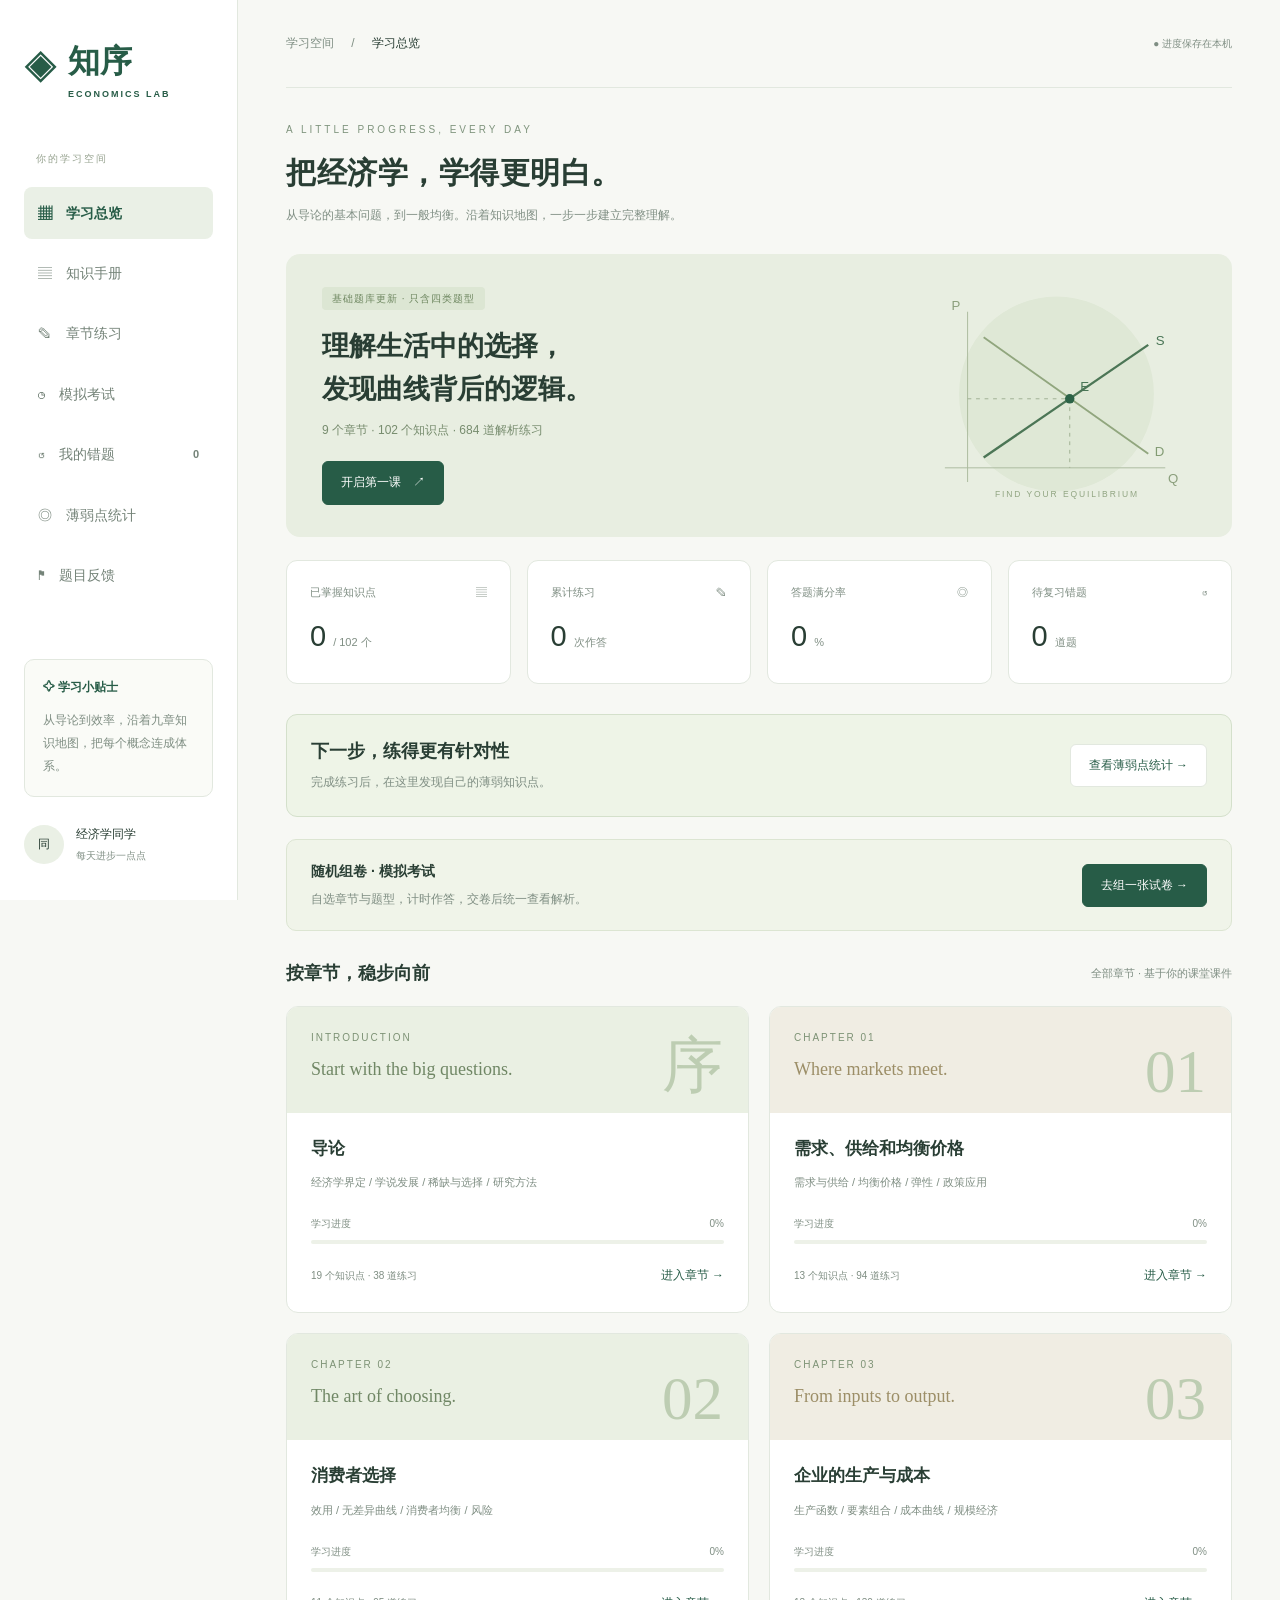
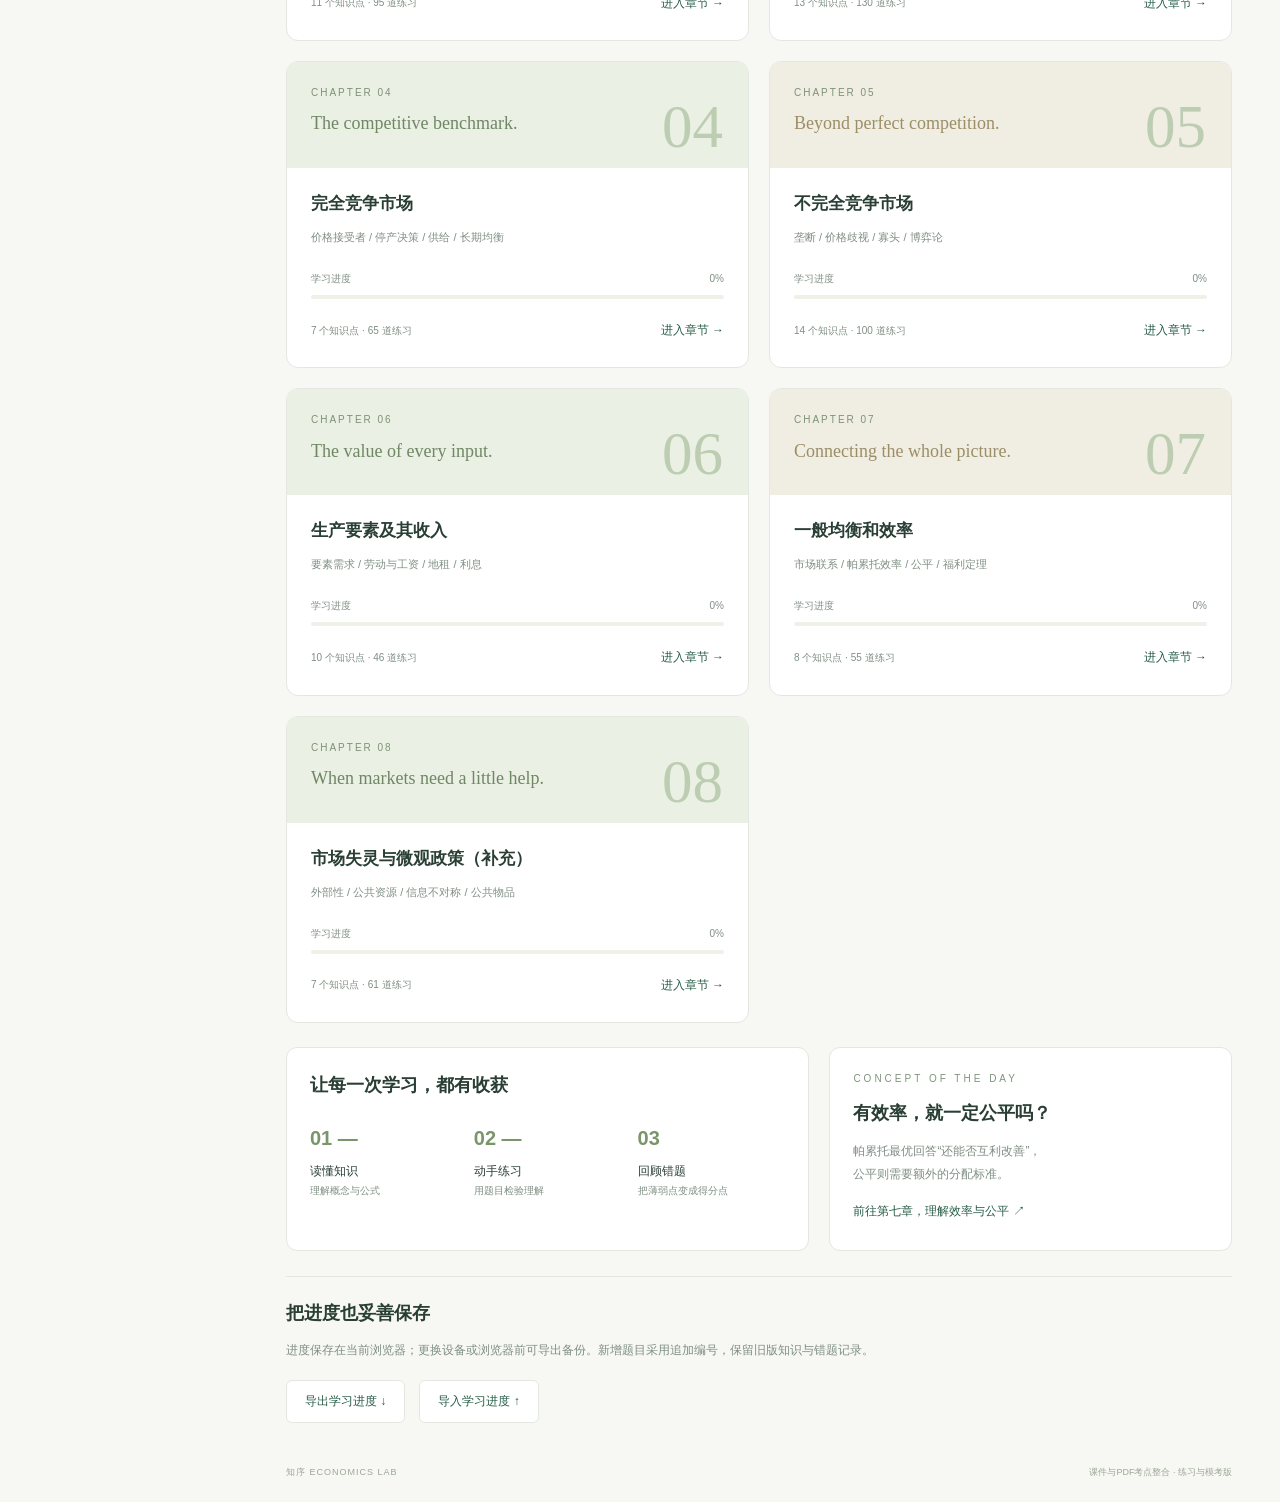
<file: index.html>
<!doctype html><html lang="zh-CN"><head><meta charset="utf-8"><meta name="viewport" content="width=device-width,initial-scale=1"><title>知序 · 经济学学习室（练习与模考版）</title><link rel="stylesheet" href="style.css?v=20261020-intro1"></head><body><aside><a href="#" class="brand" aria-label="知序首页">◈ <span>知序<small>ECONOMICS LAB</small></span></a><div class="side-label">你的学习空间</div><nav><button data-page="home" aria-label="学习总览">▦ <span>学习总览</span></button><button data-page="learn" aria-label="知识手册">▤ <span>知识手册</span></button><button data-page="practice" aria-label="章节练习">✎ <span>章节练习</span></button><button data-page="exam" aria-label="模拟考试">◷ <span>模拟考试</span></button><button data-page="wrong" aria-label="我的错题">↺ <span>我的错题</span><b id="wrong-count">0</b></button><button data-page="insights" aria-label="薄弱点统计">◎ <span>薄弱点统计</span></button><button data-page="feedback" aria-label="题目反馈">⚑ <span>题目反馈</span></button></nav><div class="side-note"><strong>✧ 学习小贴士</strong><p>从导论到效率，沿着九章知识地图，把每个概念连成体系。</p></div><div class="profile"><span class="avatar">同</span><div>经济学同学<small>每天进步一点点</small></div></div></aside><main><header><div>学习空间 <span>/</span> <strong id="breadcrumb">学习总览</strong></div><span class="badge" id="storage-status">● 进度保存在本机</span></header><div id="app"></div><footer>知序 ECONOMICS LAB <span>课件与PDF考点整合 · 练习与模考版</span></footer></main><script src="content.js?v=20261020-intro1"></script><script src="additions.js?v=20261020-intro1"></script><script src="textbook.js?v=20261020-intro1"></script><script src="bank-expansion.js?v=20261020-intro1"></script><script src="written-expansion.js?v=20261020-intro1"></script><script src="introduction.js?v=20261020-intro1"></script><script src="app.js?v=20261020-intro1"></script><script src="practice.js?v=20261020-intro1"></script><script src="exam.js?v=20261020-intro1"></script><script src="enhancements.js?v=20261020-intro1"></script></body></html>
</file>
<file: style.css>
:root{--green:#275c47;--ink:#293e34;--muted:#7f8e83;--line:#e2e8df;--bg:#f7f8f4}*{box-sizing:border-box}body{margin:0;font:14px/1.6 Inter,'PingFang SC','Microsoft YaHei',sans-serif;background:var(--bg);color:var(--ink)}button,input,select{font:inherit}button{cursor:pointer}button:disabled{cursor:default;opacity:.55}button:focus-visible,a:focus-visible,input:focus-visible,select:focus-visible{outline:3px solid #aabe93;outline-offset:3px}aside{position:fixed;inset:0 auto 0 0;width:238px;background:white;border-right:1px solid var(--line);padding:36px 24px;display:flex;flex-direction:column}.brand{display:flex;align-items:center;gap:12px;font-size:32px;color:var(--green);font-weight:700;text-decoration:none}.brand small{display:block;font-size:9px;letter-spacing:2px}.side-label{margin:49px 12px 20px;color:#96a28f;letter-spacing:2px;font-size:10px}nav button{display:flex;align-items:center;gap:14px;border:0;background:transparent;width:100%;padding:15px 14px;margin:0 0 8px;border-radius:8px;color:#748378;text-align:left}nav button.active{color:var(--green);background:#eaf0e6;font-weight:600}nav b{margin-left:auto;font-size:11px}.side-note{margin-top:auto;background:#fafbf7;border:1px solid var(--line);border-radius:10px;padding:18px;font-size:12px}.side-note strong{color:var(--green)}.side-note p{color:var(--muted);line-height:1.9;margin-bottom:0}.profile{display:flex;gap:12px;align-items:center;font-size:12px;margin-top:28px}.avatar{padding:10px 14px;border-radius:50%;background:#eaf0e5}.profile small{display:block;color:var(--muted);font-size:10px;margin-top:4px}main{margin-left:238px;padding:0 48px;max-width:1700px}header{height:88px;border-bottom:1px solid var(--line);display:flex;align-items:center;justify-content:space-between;color:var(--muted);font-size:12px}header span{margin:0 14px}header strong{color:var(--ink);font-weight:500}.badge{font-size:10px;margin:0}#app{padding-top:34px}.eyebrow{font-size:10px;letter-spacing:3px;color:#7f947d;margin-bottom:12px}h1{font-size:30px;line-height:1.5;letter-spacing:.5px;margin:0 0 9px;font-weight:600}h2{font-size:18px;margin:0;font-weight:600}h3{font-size:18px;line-height:1.6;margin:0 0 12px}p{line-height:1.9}.sub{font-size:12px;color:var(--muted);line-height:1.9}.hero{display:flex;align-items:center;position:relative;overflow:hidden;background:#e8eee1;border-radius:14px;margin:27px 0 23px;padding:32px 36px;min-height:250px}.hero-copy{position:relative;z-index:1;max-width:65%}.pill{font-size:10px;background:#dce6d3;color:#6e8760;padding:6px 10px;border-radius:4px;letter-spacing:1px}.hero h2{font-size:27px;line-height:1.6;margin:17px 0 7px}.hero p{font-size:12px;color:#778c6e;margin:0 0 20px}.hero svg{position:absolute;right:30px;width:33%;height:240px}.primary,.secondary{border-radius:6px;padding:11px 18px;font-size:12px}.primary{background:var(--green);color:#fff;border:1px solid var(--green)}.primary:hover:enabled{background:#1d4938}.secondary{background:white;color:var(--green);border:1px solid var(--line)}.text-button{border:0;background:transparent;color:var(--green);padding:5px 0;font-size:12px}.stats{display:grid;grid-template-columns:repeat(4,1fr);gap:16px;margin:22px 0 30px}.stat,.panel{border:1px solid var(--line);background:#fff;border-radius:11px;padding:23px}.stat-label{font-size:11px;color:var(--muted);display:flex;justify-content:space-between}.stat strong{display:inline-block;font-size:29px;font-weight:500;margin-top:12px}.stat small{color:var(--muted);font-size:11px;margin-left:7px}.section-head{display:flex;justify-content:space-between;align-items:center;margin:28px 0 18px;gap:12px}.section-head span{color:var(--muted);font-size:11px}.chapters{display:grid;grid-template-columns:repeat(2,minmax(0,1fr));gap:20px}.chapter{background:white;border:1px solid var(--line);border-radius:12px;overflow:hidden}.chapter-art{position:relative;background:#eaf0e3;padding:18px 24px;height:106px}.chapter:nth-child(even) .chapter-art{background:#f0ede3}.chapter-art .tag{font-size:10px;letter-spacing:2px;color:#7d9275}.chapter-art .number{font:61px Georgia,serif;color:#bdcdb2;position:absolute;right:25px;bottom:6px}.chapter-art p{font:18px Georgia,serif;color:#708765;margin:11px 0}.chapter:nth-child(even) .chapter-art p{color:#9c8e67}.chapter-body{padding:22px 24px}.chapter-body h3{font-size:17px}.tags{font-size:11px;color:var(--muted);min-height:20px}.progress-label{display:flex;justify-content:space-between;font-size:10px;color:var(--muted);margin:22px 0 8px}.track{background:#edf1e8;height:4px;border-radius:4px;overflow:hidden}.track i{display:block;height:100%;background:#7b9f6c}.chapter-actions{display:flex;justify-content:space-between;align-items:center;margin-top:17px;gap:10px}.chapter-actions span{font-size:10px;color:var(--muted)}.bottom{margin-top:24px;display:grid;grid-template-columns:1.3fr 1fr;gap:20px}.path{display:flex;gap:16px;margin-top:22px}.path>div{flex:1;font-size:12px}.path b{display:block;font-size:20px;color:#7b956a;margin-bottom:8px}.path small{color:var(--muted);font-size:10px}.quote{font-size:14px}.filters{display:flex;gap:10px;margin:24px 0;flex-wrap:wrap}input,select{background:white;border:1px solid var(--line);padding:11px 13px;border-radius:7px;color:var(--ink);max-width:100%}input{flex:1;min-width:180px}.knowledge{display:grid;grid-template-columns:repeat(2,minmax(0,1fr));gap:17px}.knowledge .panel{display:flex;flex-direction:column}.knowledge p{font-size:13px;color:#6c7e70;margin:0 0 18px}.formula{background:#f0f4e9;border-radius:6px;padding:14px;color:var(--green);font:16px/1.8 Georgia,'Microsoft YaHei',serif;overflow-wrap:anywhere}.source{font-size:10px;color:var(--muted);margin:14px 0 18px}.knowledge .actions{margin-top:auto;display:flex;gap:16px;align-items:center}.result-count{font-size:11px;color:var(--muted);margin-bottom:16px}.empty{text-align:center;padding:50px 25px}.empty h2{margin:0 0 15px}.empty .primary{margin-top:14px}.quiz{max-width:820px;margin:27px auto}.quiz-top{display:flex;justify-content:space-between;font-size:12px;color:var(--muted);margin-bottom:13px}.quiz .panel{margin-top:20px;padding:27px}.quiz h3{font-size:20px;margin-bottom:24px}.option{border:1px solid var(--line);background:white;border-radius:8px;padding:17px;display:flex;align-items:flex-start;gap:14px;text-align:left;width:100%;margin:12px 0;color:var(--ink)}.option:hover:enabled{border-color:#7d9a72;background:#fafcf7}.option em{font-style:normal;color:#6c8761;min-width:18px}.option.selected{border-color:var(--green);background:#edf3e7}.option:disabled{opacity:1}.option.correct{border-color:#669267;background:#eaf4e7}.option.incorrect{border-color:#c38a70;background:#fcf0e9}.feedback{background:#edf4e7;padding:20px;border-radius:8px;margin-top:20px;font-size:13px;line-height:1.9}.feedback.bad{background:#fbf0e8}.feedback .source{margin-bottom:0}.quiz-actions{display:flex;gap:12px;margin-top:22px}.notice{border:1px solid #e3d9b8;background:#fcf8eb;padding:12px 16px;font-size:12px;border-radius:8px;margin-top:20px;color:#8c743e}.score{font-size:45px;color:var(--green);margin:15px 0}.toolbar{display:flex;gap:14px;flex-wrap:wrap;margin-top:18px}.backup{margin-top:25px;border-top:1px solid var(--line);padding-top:22px}.backup .sub{margin-bottom:10px}.link-source{font-size:12px;color:var(--green)}footer{display:flex;justify-content:space-between;gap:15px;padding:32px 0 22px;font-size:9px;letter-spacing:1px;color:#9ca696}footer span{letter-spacing:0}dialog{max-width:500px;width:calc(100% - 40px);border:1px solid var(--line);border-radius:12px;padding:25px;color:var(--ink)}dialog::backdrop{background:#1b332844}@media(min-width:1450px){main{padding:0 65px}}@media(max-width:1000px){aside{width:190px;padding:30px 17px}main{margin-left:190px;padding:0 25px}.stats{gap:9px}.stat{padding:16px}.hero-copy{max-width:80%}.hero svg{opacity:.4}.bottom{grid-template-columns:1fr}.chapter-body{padding:20px}}@media(max-width:680px){aside{position:sticky;inset:0 0 auto;width:100%;height:auto;z-index:5;flex-direction:row;align-items:center;padding:11px 15px;box-shadow:0 1px 10px #17332208}.brand{font-size:24px;gap:6px}.brand small,.side-label,.side-note,.profile{display:none}nav{display:flex;margin-left:auto}nav button{width:auto;margin:0;padding:10px;font-size:19px}nav span,nav b{display:none}main{margin:0;padding:0 19px}header{height:60px}.badge{font-size:9px}#app{padding-top:25px}h1{font-size:24px}.hero{padding:26px;min-height:250px}.hero-copy{max-width:100%}.hero svg{display:none}.hero h2{font-size:24px}.stats{grid-template-columns:1fr 1fr}.stat strong{font-size:27px}.chapters,.knowledge{grid-template-columns:1fr}.section-head{align-items:flex-start}.section-head span{font-size:10px}.quiz .panel{padding:20px}.quiz h3{font-size:18px}.filters select{width:100%}.path{gap:10px}.path>div{font-size:11px}footer span{display:none}.knowledge .actions{flex-wrap:wrap}.formula{font-size:15px}}
/* Mixed question practice and persistent mock exams */
textarea{display:block;width:100%;padding:14px;border:1px solid var(--line);border-radius:8px;background:#fdfefb;color:var(--ink);font-family:inherit;font-size:14px;line-height:1.9;resize:vertical;min-height:120px}.answer-label{display:block;font-size:12px;color:var(--muted);margin:18px 0 9px}.numeric-fields{display:grid;grid-template-columns:1fr 1fr;gap:16px;margin:22px 0}.numeric-fields label{font-size:12px}.numeric-fields input{display:block;width:100%;margin-top:7px}.inline-label{display:flex;align-items:center;gap:9px;font-size:12px}.inline-label input[type=checkbox]{flex:none;min-width:0;accent-color:var(--green)}.inline-label input[type=number]{width:85px;min-width:0;flex:none}.self-grade{margin:24px 0;background:#f5f3e8;padding:18px;border-radius:8px}.self-grade input{margin:8px;width:90px;min-width:0}.drawing-tools{display:flex;gap:10px;flex-wrap:wrap;margin:18px 0 10px;align-items:center}.drawing-tools .sub{width:100%}canvas{display:block;width:100%;height:auto;border:1px solid var(--line);border-radius:8px;touch-action:none}.reference-figure{margin:16px 0;background:#fff;padding:15px;border-radius:8px}.reference-figure svg{max-width:400px;width:100%;height:auto;display:block;margin:auto;font-family:inherit;font-size:12px;fill:#5e7656}.reference-figure figcaption{font-size:10px;line-height:1.9;color:var(--muted);text-align:center}.exam-callout{display:flex;align-items:center;justify-content:space-between;gap:18px;border:1px solid #dce5d2;border-radius:10px;padding:20px 24px;background:#f0f4e9}.exam-callout p{margin:5px 0 0}.exam-callout button{flex-shrink:0}.chapter-checks{display:grid;grid-template-columns:1fr 1fr;gap:13px;font-size:12px}.chapter-checks label{display:flex;align-items:center;gap:8px}.chapter-checks input{min-width:0;flex:none;accent-color:var(--green)}.exam-counts{display:grid;grid-template-columns:repeat(3,minmax(0,1fr));gap:20px;margin:27px 0}.exam-counts label{font-size:12px}.exam-counts input{display:block;width:100%;margin-top:7px}.exam-counts small{display:block;margin-top:6px;color:var(--muted);font-size:10px}.paper-summary{font-size:18px;color:var(--green);padding:15px;background:#eff4e7;border-radius:7px}.exam-history{margin-top:24px}.history-table{margin-top:18px;overflow-x:auto}.history-table>div{display:flex;justify-content:space-between;gap:15px;font-size:12px;border-top:1px solid var(--line);padding:14px 0}.exam-topbar{display:flex;justify-content:space-between;align-items:center;padding:18px 22px;background:#e9f0e2;border-radius:9px;margin:23px 0;font-size:13px}.exam-topbar strong{font-size:24px;font-variant-numeric:tabular-nums}.urgent{color:#b35a3b}.exam-layout{display:grid;grid-template-columns:minmax(0,1fr) 235px;gap:20px;margin-top:20px;align-items:start}.answer-card{position:sticky;top:20px;padding:20px}.answer-grid{display:grid;grid-template-columns:repeat(4,1fr);gap:8px;margin-top:16px}.answer-grid button{border:1px solid var(--line);border-radius:5px;padding:7px 0;background:#fff;color:var(--ink);font-size:12px}.answer-grid .answered{background:#e0eed9}.answer-grid .current{border:2px solid var(--green)}.answer-grid .pending{background:#f4e8c8}.answer-grid .missed{background:#f8e1d7}.result-summary{display:flex;align-items:center;justify-content:space-between;gap:24px;margin-top:23px}.score small{font-size:23px;color:var(--muted)}.feedback p{white-space:pre-line}.feedback li{margin:5px 0}.feedback li span{color:var(--muted);font-size:11px}#answer-error,#exam-error,#self-error{color:#ae6546}.exam-question h3{font-size:19px}.review-layout textarea{background:#f6f7f2}@media(max-width:1050px){.exam-layout{grid-template-columns:minmax(0,1fr)}.answer-card{position:static;order:-1}.answer-grid{grid-template-columns:repeat(10,1fr)}.exam-counts{grid-template-columns:repeat(2,minmax(0,1fr))}}@media(max-width:680px){nav button{padding:8px}.exam-callout{flex-direction:column;align-items:flex-start}.chapter-checks{grid-template-columns:1fr}.exam-counts{gap:15px}.numeric-fields{grid-template-columns:1fr}.result-summary{flex-direction:column;align-items:flex-start}.answer-grid{grid-template-columns:repeat(7,1fr)}.exam-topbar{padding:12px;gap:10px}.exam-topbar strong{font-size:21px}.history-table>div{flex-wrap:wrap}.self-grade .primary{margin-top:8px}.quiz-actions{flex-wrap:wrap}}
/* Continuity, feedback, and learning insights */
.resume-card,.insights-cta{display:flex;align-items:center;justify-content:space-between;gap:18px;padding:22px 24px;margin:22px 0;border:1px solid #d4e0cb;border-radius:11px;background:#eef4e7}.resume-card p,.insights-cta p{margin:6px 0 0}.resume-card button,.insights-cta button{flex-shrink:0}.question-report-row{border-top:1px solid var(--line);padding-top:16px;margin-top:20px;display:flex;justify-content:space-between;align-items:center;gap:10px}.feedback-saved{padding:14px 18px;background:#e9f2e2;border-radius:8px;margin-bottom:20px;font-size:12px}.report-dialog label{display:block;font-size:12px;margin:18px 0 7px}.report-dialog select{width:100%}.report-question{font-size:12px;max-height:130px;overflow:auto;color:var(--muted)}.report-list{display:grid;gap:18px;margin-top:22px}.report-note{white-space:pre-wrap;overflow-wrap:anywhere;font-size:13px}.report-list a{text-decoration:none;display:inline-block}.weak-recommendations{margin-top:22px}.weak-chips{display:flex;gap:12px;flex-wrap:wrap;margin-top:17px}.topic-results{display:grid;gap:16px}.topic-result{display:grid;grid-template-columns:minmax(0,1fr) 90px 125px;align-items:center;gap:24px}.topic-result h3{margin-bottom:5px}.topic-result p{margin:0 0 14px}.topic-score{display:flex;flex-direction:column;align-items:center;gap:3px}.topic-score strong{font-size:25px;font-weight:500;color:var(--green)}.topic-score small{font-size:10px;color:var(--muted)}.topic-score .sub{font-size:10px}.topic-actions{display:flex;flex-direction:column;gap:7px}#report-error{color:#ae6546;font-size:12px}@media(max-width:680px){nav button{padding:6px;font-size:18px}.resume-card,.insights-cta{flex-direction:column;align-items:flex-start;padding:20px}.topic-result{grid-template-columns:minmax(0,1fr) 65px;gap:16px}.topic-actions{grid-column:1/-1;flex-direction:row;align-items:center;gap:20px}.question-report-row{flex-wrap:wrap}.report-dialog{max-height:85vh;overflow:auto}}
</file>
